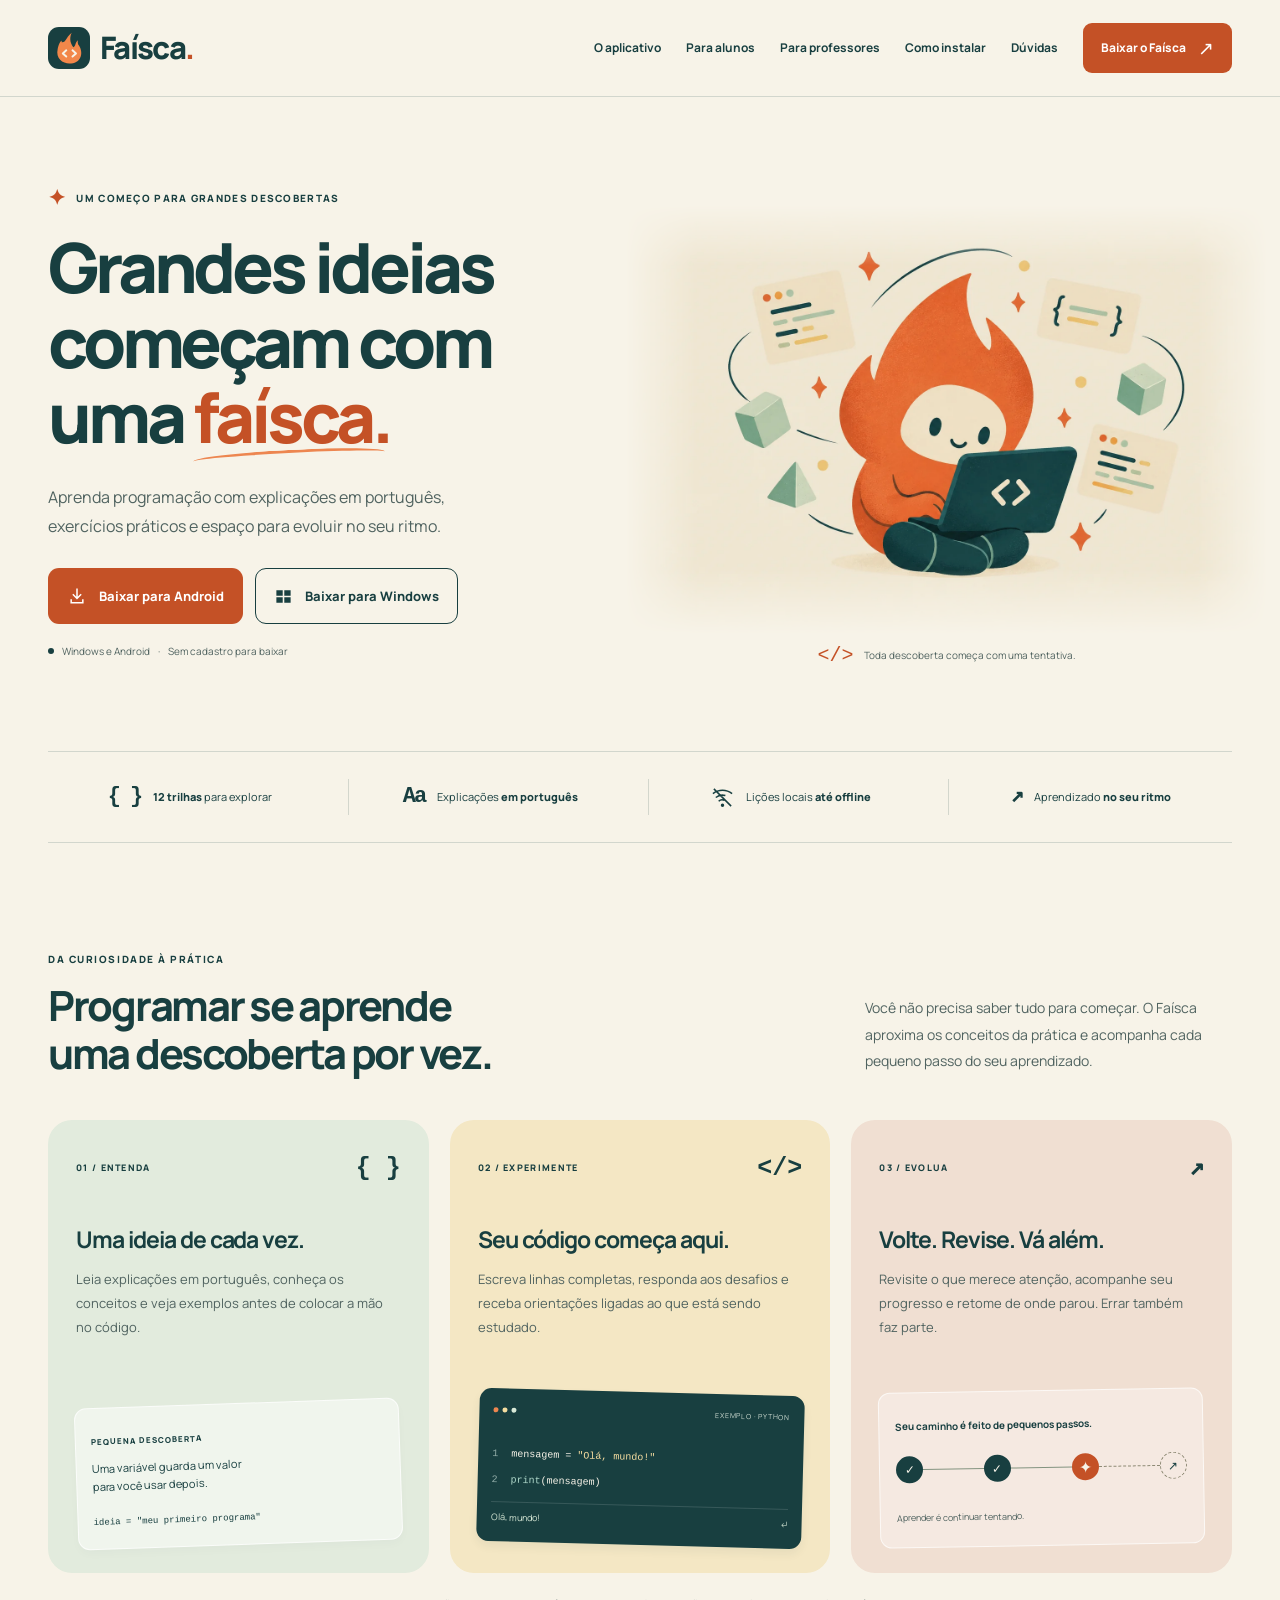
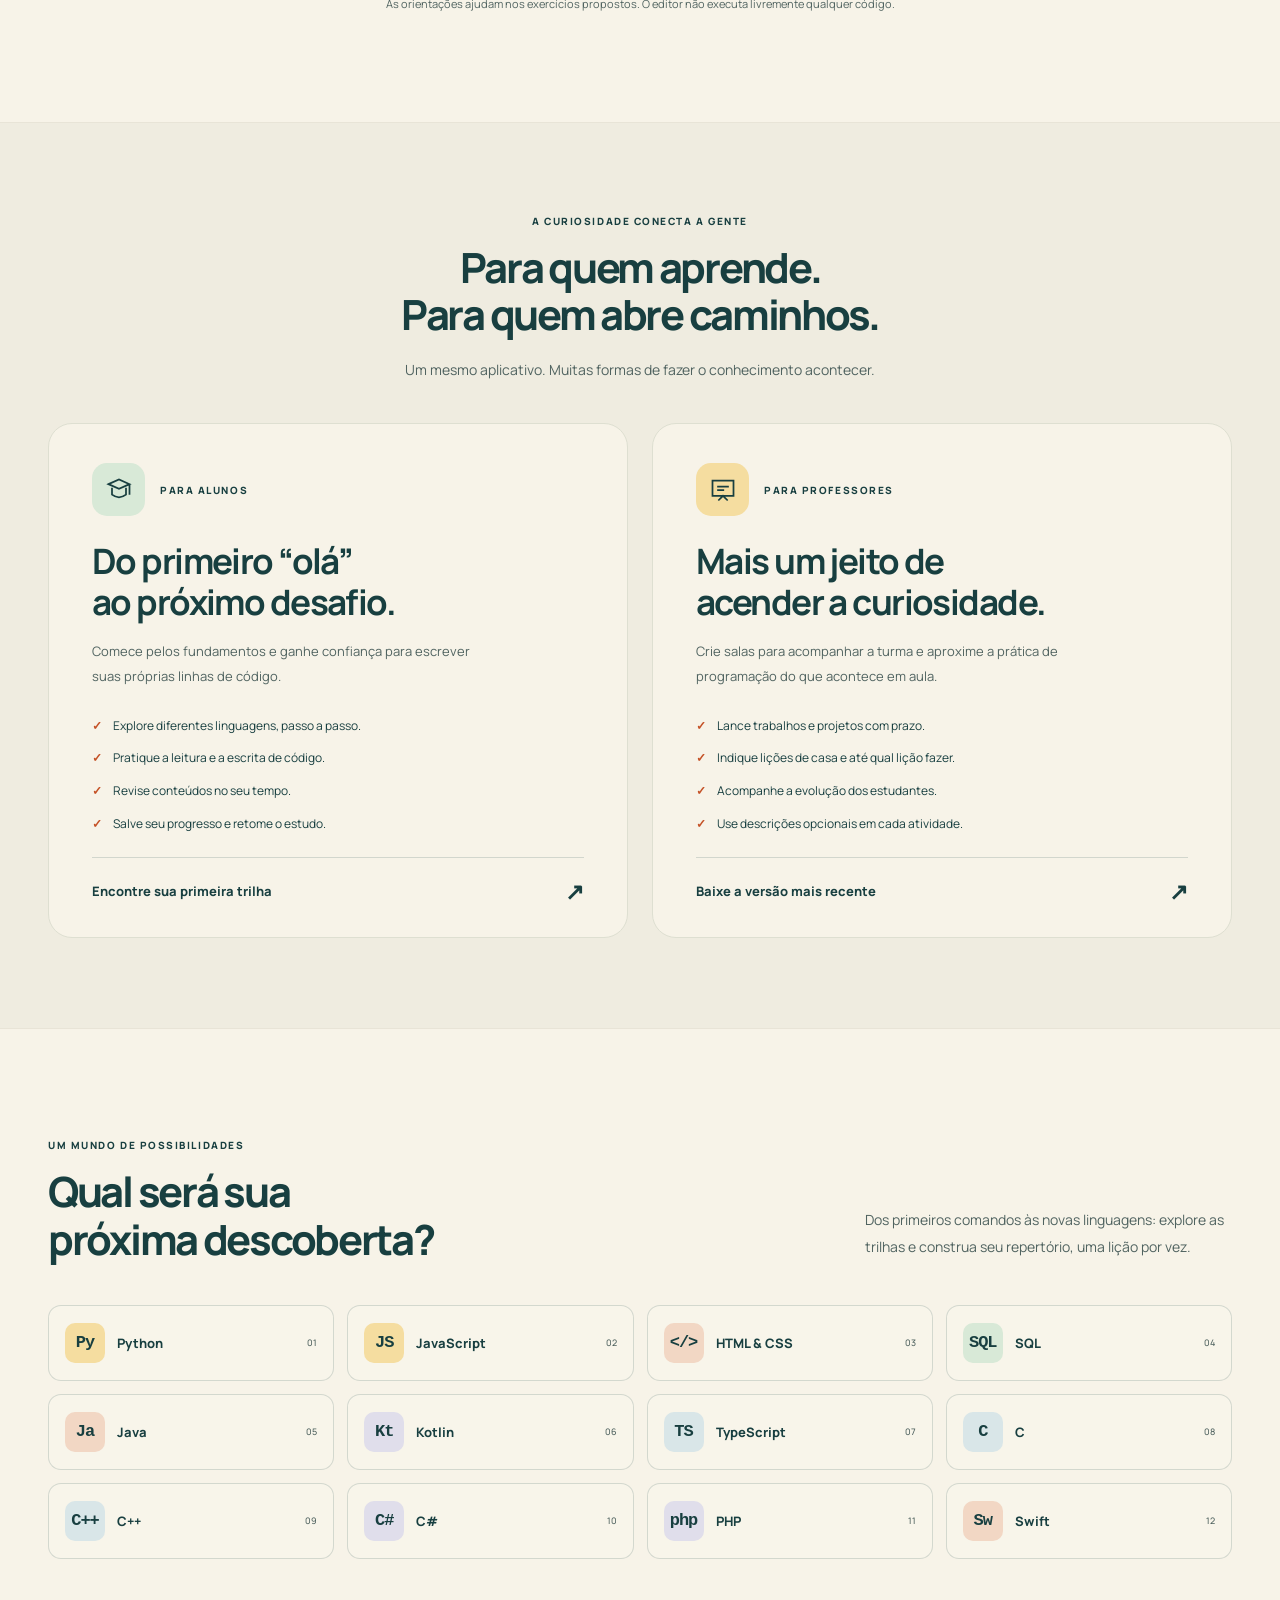
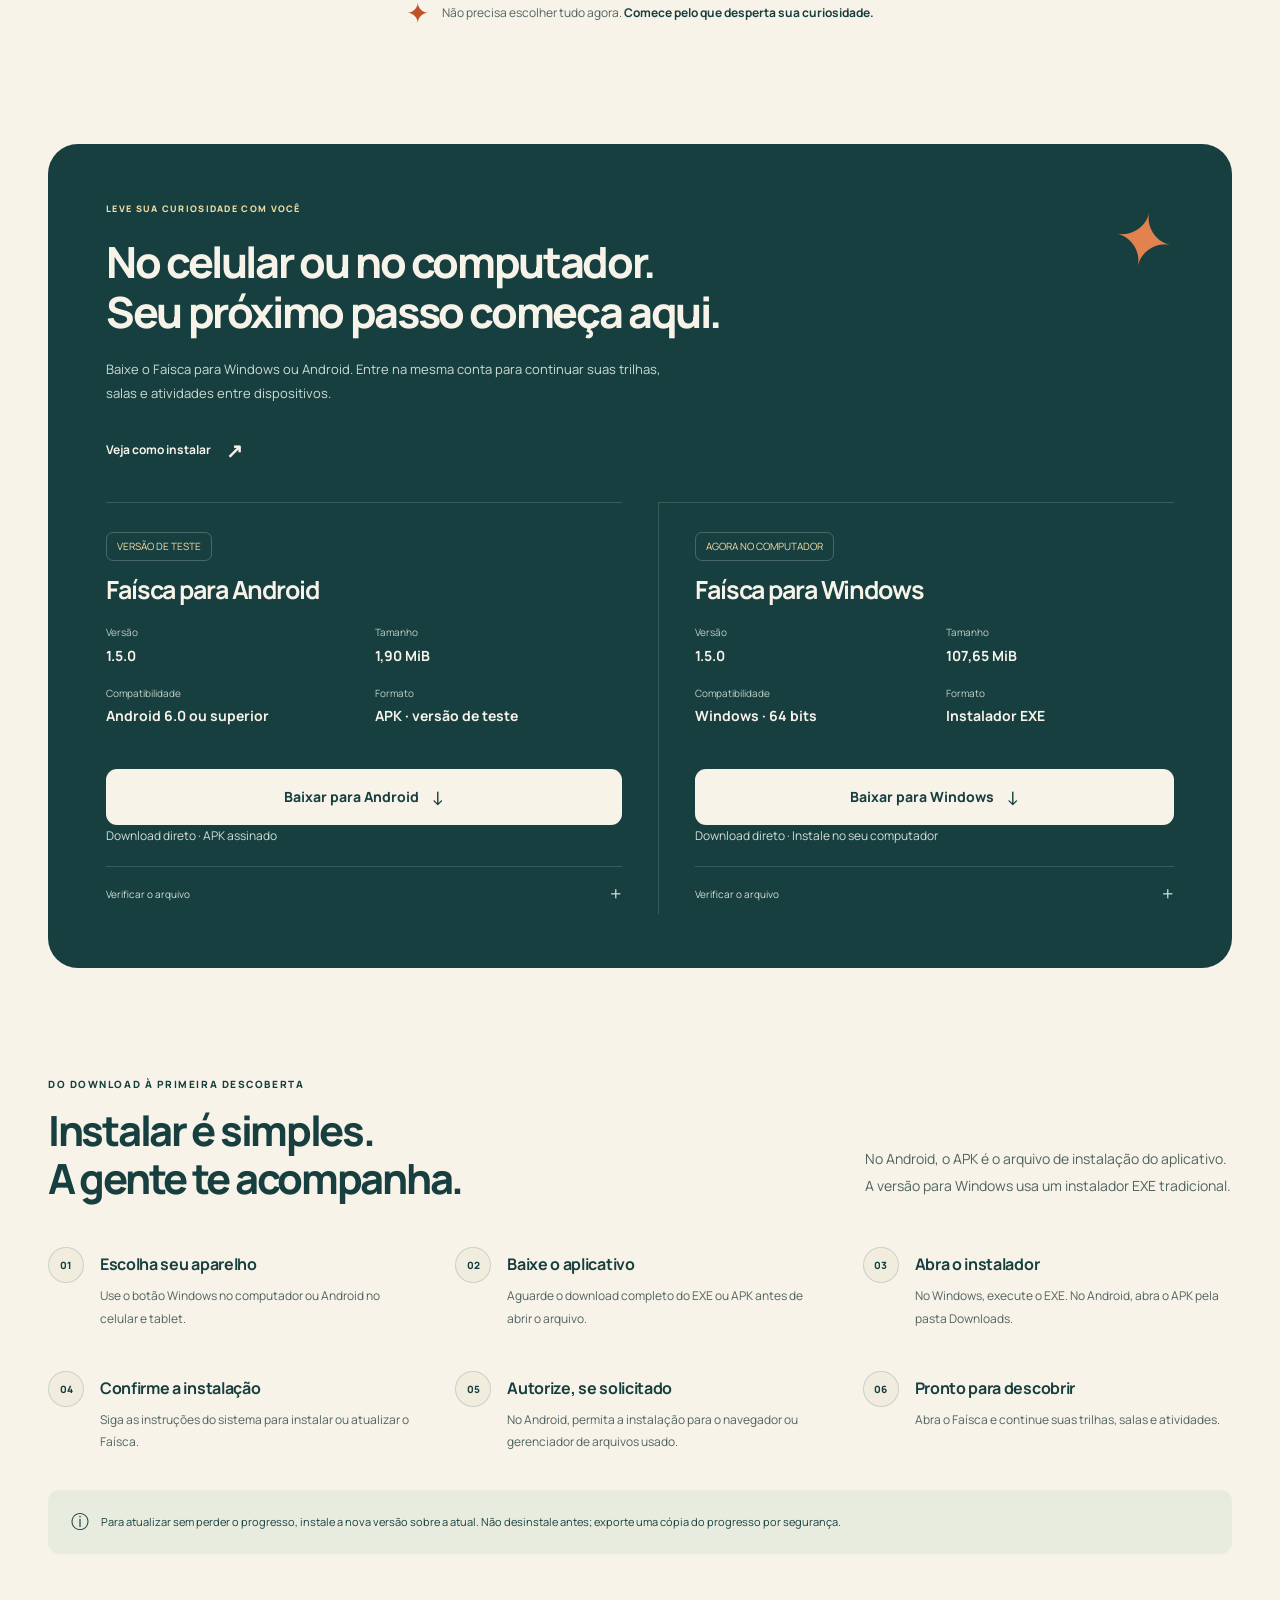
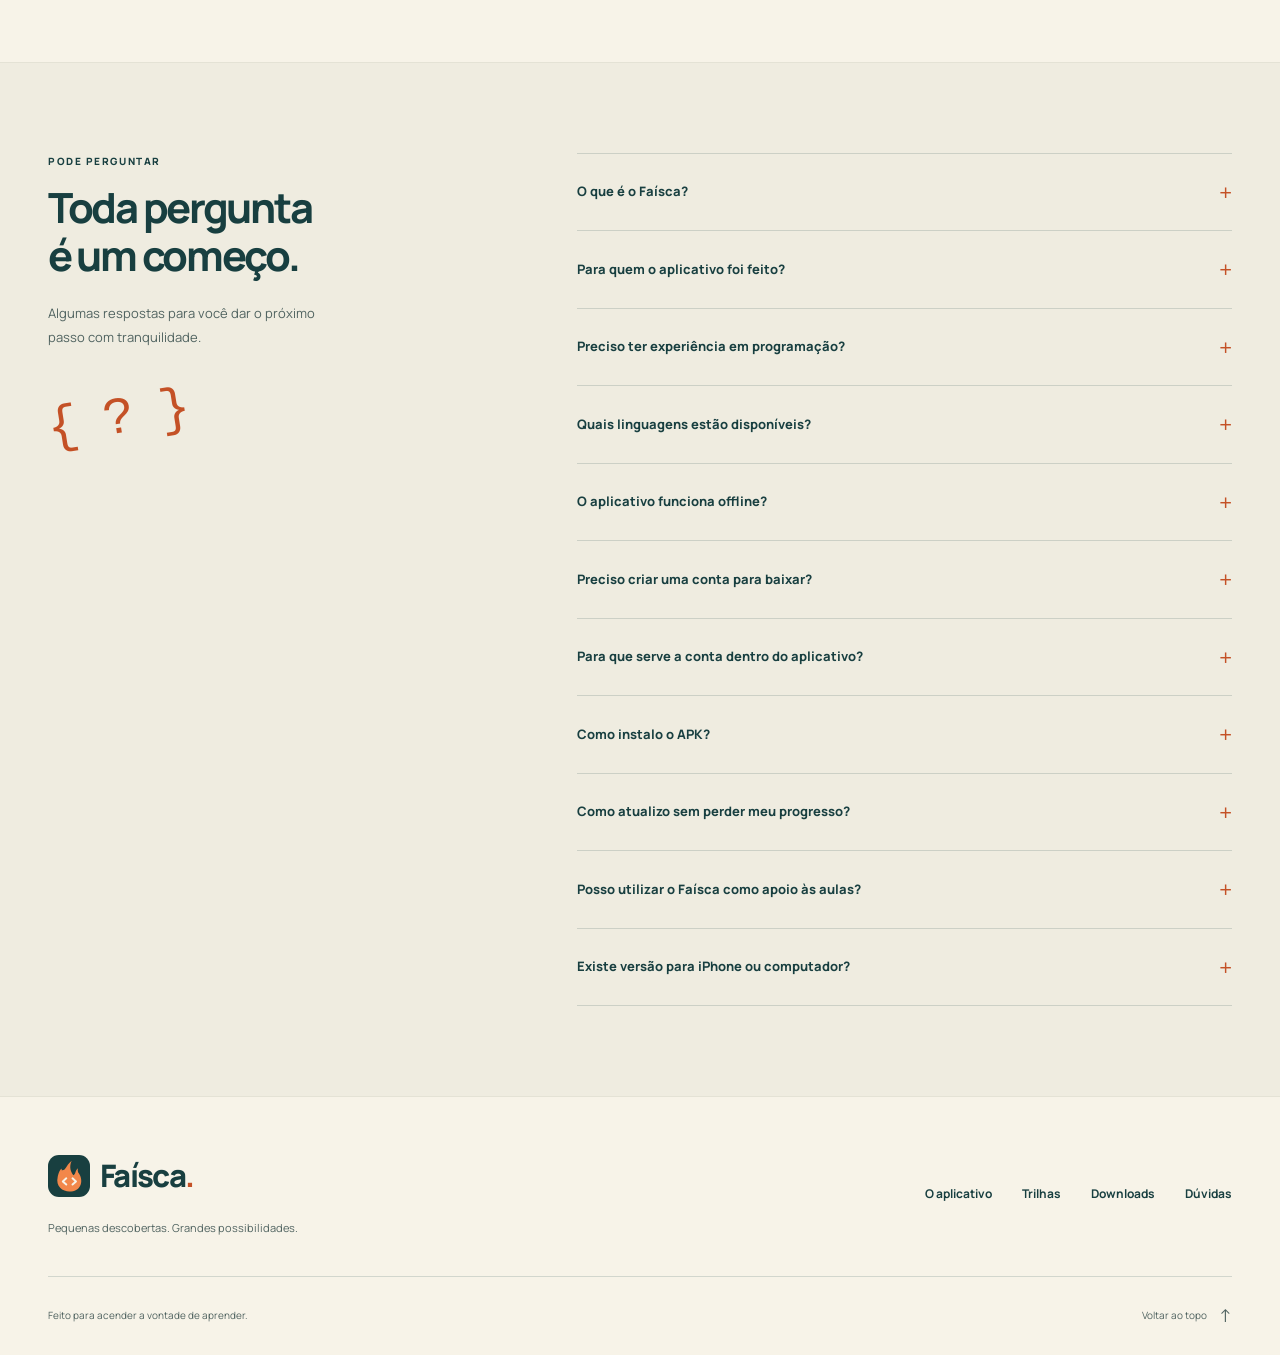
<file: index.html>
<!doctype html>
<html lang="pt-BR">
<head>
  <meta charset="utf-8">
  <meta name="viewport" content="width=device-width, initial-scale=1">
  <meta name="theme-color" content="#F7F3E8">
  <meta http-equiv="Content-Security-Policy" content="manifest-src 'none'; worker-src 'none'">
  <title>Faísca — Grandes ideias começam com uma faísca</title>
  <meta name="description" content="Aprenda programação em português com o Faísca no computador ou Android. Continue suas trilhas e sincronize o progresso entre dispositivos.">
  <meta property="og:type" content="website">
  <meta property="og:locale" content="pt_BR">
  <meta property="og:site_name" content="Faísca">
  <meta property="og:title" content="Grandes ideias começam com uma faísca.">
  <meta property="og:description" content="Seu próximo passo na programação começa aqui. Conheça o Faísca, um aplicativo para aprender, praticar e descobrir.">
  <meta name="twitter:card" content="summary_large_image">
  
  <link rel="icon" href="assets/marca.svg" type="image/svg+xml">
  <link rel="preload" href="assets/Manrope.ttf" as="font" type="font/ttf" crossorigin>
  <link rel="stylesheet" href="css/style.css">
  <script src="js/main.js" defer></script>
</head>
<body>
  <a class="skip-link" href="#conteudo">Pular para o conteúdo</a>
  <header class="site-header">
    <div class="container header-inner">
      <a class="brand" href="#inicio" aria-label="Faísca, início"><img src="assets/marca.svg" width="42" height="42" alt=""><span>Faísca<span class="brand-period">.</span></span></a>
      <button class="menu-toggle" aria-controls="navegacao" aria-expanded="false" aria-label="Abrir menu"><span></span><span></span></button>
      <nav class="nav-links" id="navegacao" aria-label="Navegação principal">
        <a href="#aplicativo">O aplicativo</a><a href="#alunos">Para alunos</a><a href="#professores">Para professores</a><a href="#instalacao">Como instalar</a><a href="#duvidas">Dúvidas</a>
        <a class="button button-small" href="#download">Baixar o Faísca <span aria-hidden="true">↗</span></a>
      </nav>
    </div>
  </header>
  <main id="conteudo">
    <section class="hero container" id="inicio" aria-labelledby="hero-title">
      <div class="hero-copy">
        <p class="eyebrow"><span class="little-spark" aria-hidden="true">✦</span> UM COMEÇO PARA GRANDES DESCOBERTAS</p>
        <h1 id="hero-title">Grandes ideias<br>começam com<br>uma <span class="spark-word">faísca.</span></h1>
        <p class="hero-description">Aprenda programação com explicações em português, exercícios práticos e espaço para evoluir no seu ritmo.</p>
        <div class="hero-actions"><a class="button" href="downloads/faisca.apk" download="faisca.apk"><svg width="20" height="20" viewBox="0 0 24 24" fill="none" stroke="currentColor" stroke-width="1.8" aria-hidden="true"><path d="M12 3v12m-5-5 5 5 5-5M5 16v4h14v-4"/></svg> Baixar para Android</a><a class="button button-outline" href="https://github.com/manu0916/faisca-site/releases/download/v1.5.0/Faisca-1.5.0-Windows.exe" data-platform="windows"><svg width="19" height="19" viewBox="0 0 24 24" fill="currentColor" aria-hidden="true"><path d="M3 4h8v7H3zm10 0h8v7h-8zM3 13h8v7H3zm10 0h8v7h-8z"/></svg> Baixar para Windows</a></div>
        <p class="platform-note"><span class="platform-dot" aria-hidden="true"></span> Windows e Android <span aria-hidden="true">·</span> Sem cadastro para baixar</p>
      </div>
      <div class="hero-art">
        <img class="mascot" src="assets/capa.webp" width="1536" height="1024" alt="Mascote do Faísca: uma chama laranja sorridente aprendendo com seu notebook, cercada por pequenos símbolos de código." fetchpriority="high">
        <div class="art-caption"><span aria-hidden="true">&lt;/&gt;</span> Toda descoberta começa com uma tentativa.</div>
      </div>
    </section>
    <div class="benefit-strip container" aria-label="Destaques do aplicativo">
      <div><span class="strip-symbol" aria-hidden="true">{ }</span><span><strong>12 trilhas</strong> para explorar</span></div>
      <div><span class="strip-symbol" aria-hidden="true">Aa</span><span>Explicações <strong>em português</strong></span></div>
      <div><svg width="23" height="23" viewBox="0 0 24 24" fill="none" stroke="currentColor" stroke-width="1.6" aria-hidden="true"><path d="m3 3 18 18M2 8a16 16 0 0 1 20 0M5 12a11 11 0 0 1 10-2m-7 6a5 5 0 0 1 6-1"/><circle cx="12" cy="20" r="1" fill="currentColor"/></svg><span>Lições locais <strong>até offline</strong></span></div>
      <div><span class="strip-symbol" aria-hidden="true">↗</span><span>Aprendizado <strong>no seu ritmo</strong></span></div>
    </div>

    <section class="section container" id="aplicativo" aria-labelledby="app-title">
      <div class="section-heading split-heading"><div><p class="eyebrow">DA CURIOSIDADE À PRÁTICA</p><h2 id="app-title">Programar se aprende<br>uma descoberta por vez.</h2></div><p>Você não precisa saber tudo para começar. O Faísca aproxima os conceitos da prática e acompanha cada pequeno passo do seu aprendizado.</p></div>
      <div class="learning-grid">
        <article class="learning-card mint-card"><div class="card-top"><span class="step-label">01 / ENTENDA</span><span class="card-icon" aria-hidden="true">{ }</span></div><h3>Uma ideia de cada vez.</h3><p>Leia explicações em português, conheça os conceitos e veja exemplos antes de colocar a mão no código.</p><div class="concept-note" aria-hidden="true"><span class="note-label">PEQUENA DESCOBERTA</span><p>Uma variável guarda um valor<br>para você usar depois.</p><code>ideia = "meu primeiro programa"</code></div></article>
        <article class="learning-card butter-card"><div class="card-top"><span class="step-label">02 / EXPERIMENTE</span><span class="card-icon" aria-hidden="true">&lt;/&gt;</span></div><h3>Seu código começa aqui.</h3><p>Escreva linhas completas, responda aos desafios e receba orientações ligadas ao que está sendo estudado.</p><div class="code-note" aria-label="Exemplo ilustrativo de código Python"><div><span class="code-dot"></span><span class="code-dot"></span><span class="code-dot"></span><span class="code-caption">EXEMPLO · PYTHON</span></div><code><span class="code-line">1</span>mensagem = <em>"Olá, mundo!"</em><br><span class="code-line">2</span><b>print</b>(mensagem)</code><span class="code-output">Olá, mundo! <span aria-hidden="true">↵</span></span></div></article>
        <article class="learning-card peach-card"><div class="card-top"><span class="step-label">03 / EVOLUA</span><span class="card-icon" aria-hidden="true">↗</span></div><h3>Volte. Revise. Vá além.</h3><p>Revisite o que merece atenção, acompanhe seu progresso e retome de onde parou. Errar também faz parte.</p><div class="progress-note" aria-hidden="true"><span>Seu caminho é feito de pequenos passos.</span><div class="progress-journey"><i>✓</i><span></span><i>✓</i><span></span><i>✦</i><span class="dotted"></span><i class="next-step">↗</i></div><small>Aprender é continuar tentando.</small></div></article>
      </div>
      <p class="section-footnote">As orientações ajudam nos exercícios propostos. O editor não executa livremente qualquer código.</p>
    </section>

    <section class="audience-section" aria-label="Faísca para quem aprende e para quem ensina">
      <div class="container"><div class="section-heading centered"><p class="eyebrow">A CURIOSIDADE CONECTA A GENTE</p><h2>Para quem aprende.<br>Para quem abre caminhos.</h2><p>Um mesmo aplicativo. Muitas formas de fazer o conhecimento acontecer.</p></div>
        <div class="audience-grid">
          <article class="audience-card student-card" id="alunos"><div class="audience-heading"><span class="audience-icon" aria-hidden="true"><svg width="28" height="28" viewBox="0 0 24 24" fill="none" stroke="currentColor" stroke-width="1.5"><path d="m3 7 9-4 9 4-9 4-9-4Zm3 3v6c4 3 8 3 12 0v-6M21 7v9"/></svg></span><span class="eyebrow">PARA ALUNOS</span></div><h3>Do primeiro “olá”<br>ao próximo desafio.</h3><p>Comece pelos fundamentos e ganhe confiança para escrever suas próprias linhas de código.</p><ul class="check-list"><li>Explore diferentes linguagens, passo a passo.</li><li>Pratique a leitura e a escrita de código.</li><li>Revise conteúdos no seu tempo.</li><li>Salve seu progresso e retome o estudo.</li></ul><a class="text-link" href="#trilhas">Encontre sua primeira trilha <span aria-hidden="true">↗</span></a></article>
          <article class="audience-card teacher-card" id="professores"><div class="audience-heading"><span class="audience-icon" aria-hidden="true"><svg width="28" height="28" viewBox="0 0 24 24" fill="none" stroke="currentColor" stroke-width="1.5"><path d="M3 4h18v13H3zM8 21l4-4 4 4M7 9h10M7 12h6"/></svg></span><span class="eyebrow">PARA PROFESSORES</span></div><h3>Mais um jeito de<br>acender a curiosidade.</h3><p>Crie salas para acompanhar a turma e aproxime a prática de programação do que acontece em aula.</p><ul class="check-list"><li>Lance trabalhos e projetos com prazo.</li><li>Indique lições de casa e até qual lição fazer.</li><li>Acompanhe a evolução dos estudantes.</li><li>Use descrições opcionais em cada atividade.</li></ul><a class="text-link" href="#download">Baixe a versão mais recente <span aria-hidden="true">↗</span></a></article>
        </div>
      </div>
    </section>

    <section class="section container trails-section" id="trilhas" aria-labelledby="trails-title"><div class="section-heading split-heading"><div><p class="eyebrow">UM MUNDO DE POSSIBILIDADES</p><h2 id="trails-title">Qual será sua<br>próxima descoberta?</h2></div><p>Dos primeiros comandos às novas linguagens: explore as trilhas e construa seu repertório, uma lição por vez.</p></div>
      <ul class="trail-grid" aria-label="Trilhas de programação"><li><span class="trail-symbol yellow">Py</span><span>Python</span><span class="trail-number">01</span></li><li><span class="trail-symbol yellow">JS</span><span>JavaScript</span><span class="trail-number">02</span></li><li><span class="trail-symbol orange">&lt;/&gt;</span><span>HTML &amp; CSS</span><span class="trail-number">03</span></li><li><span class="trail-symbol green">SQL</span><span>SQL</span><span class="trail-number">04</span></li><li><span class="trail-symbol orange">Ja</span><span>Java</span><span class="trail-number">05</span></li><li><span class="trail-symbol lilac">Kt</span><span>Kotlin</span><span class="trail-number">06</span></li><li><span class="trail-symbol blue">TS</span><span>TypeScript</span><span class="trail-number">07</span></li><li><span class="trail-symbol blue">C</span><span>C</span><span class="trail-number">08</span></li><li><span class="trail-symbol blue">C++</span><span>C++</span><span class="trail-number">09</span></li><li><span class="trail-symbol lilac">C#</span><span>C#</span><span class="trail-number">10</span></li><li><span class="trail-symbol lilac">php</span><span>PHP</span><span class="trail-number">11</span></li><li><span class="trail-symbol orange">Sw</span><span>Swift</span><span class="trail-number">12</span></li></ul>
      <div class="trail-note"><span aria-hidden="true">✦</span><p>Não precisa escolher tudo agora. <strong>Comece pelo que desperta sua curiosidade.</strong></p></div>
    </section>

    <section class="download-section container" id="download" aria-labelledby="download-title"><div class="download-panel"><div class="download-copy"><span class="download-spark" aria-hidden="true">✦</span><p class="eyebrow">LEVE SUA CURIOSIDADE COM VOCÊ</p><h2 id="download-title">No celular ou no computador.<br>Seu próximo passo começa aqui.</h2><p>Baixe o Faísca para Windows ou Android. Entre na mesma conta para continuar suas trilhas, salas e atividades entre dispositivos.</p><a class="light-link" href="#instalacao">Veja como instalar <span aria-hidden="true">↗</span></a></div><div class="download-options"><div class="download-info" id="download-android"><span class="download-status">VERSÃO DE TESTE</span><h3>Faísca para Android</h3>
<div class="release-grid"><div class="release-item"><span class="release-label">Versão</span><span class="release-value">1.5.0</span></div>
<div class="release-item"><span class="release-label">Tamanho</span><span class="release-value">1,90 MiB</span></div>
<div class="release-item"><span class="release-label">Compatibilidade</span><span class="release-value">Android 6.0 ou superior</span></div><div class="release-item"><span class="release-label">Formato</span><span class="release-value">APK · versão de teste</span></div></div>
<a class="button button-light" href="downloads/faisca.apk" download="faisca.apk">Baixar para Android <span aria-hidden="true">↓</span></a>
<p>Download direto · APK assinado</p>
<details class="technical-details"><summary>Verificar o arquivo</summary><p>Compare o SHA-256 do arquivo baixado com este código:</p><code>ad23e31c1a0fc5aa2c532ecf121e98137085ca0cc269e3badaa5387f162168af</code><p><a href="downloads/SHA256.txt" download="SHA256.txt">Baixar verificação SHA-256</a> · <a href="downloads/release.json">Dados desta versão</a></p></details></div><div class="download-info" id="download-windows"><span class="download-status">AGORA NO COMPUTADOR</span><h3>Faísca para Windows</h3>
<div class="release-grid"><div class="release-item"><span class="release-label">Versão</span><span class="release-value">1.5.0</span></div>
<div class="release-item"><span class="release-label">Tamanho</span><span class="release-value">107,65 MiB</span></div>
<div class="release-item"><span class="release-label">Compatibilidade</span><span class="release-value">Windows · 64 bits</span></div><div class="release-item"><span class="release-label">Formato</span><span class="release-value">Instalador EXE</span></div></div>
<a class="button button-light" href="https://github.com/manu0916/faisca-site/releases/download/v1.5.0/Faisca-1.5.0-Windows.exe" data-platform="windows">Baixar para Windows <span aria-hidden="true">↓</span></a>
<p>Download direto · Instale no seu computador</p>
<details class="technical-details"><summary>Verificar o arquivo</summary><p>Compare o SHA-256 do arquivo baixado com este código:</p><code>dfbe57a0f695c2121ad2392d249d52a836a3e3ef1a7df8dafc8a5e6a6d486c82</code><p><a href="downloads/SHA256-windows.txt" download="SHA256-windows.txt">Baixar verificação SHA-256</a> · <a href="downloads/windows-release.json">Dados desta versão</a></p></details></div></div></div></section>

    <section class="section container install-section" id="instalacao" aria-labelledby="install-title"><div class="section-heading split-heading"><div><p class="eyebrow">DO DOWNLOAD À PRIMEIRA DESCOBERTA</p><h2 id="install-title">Instalar é simples.<br>A gente te acompanha.</h2></div><p>No Android, o APK é o arquivo de instalação do aplicativo. A versão para Windows usa um instalador EXE tradicional.</p></div><ol class="install-grid"><li><span class="install-number">01</span><div><h3>Escolha seu aparelho</h3><p>Use o botão Windows no computador ou Android no celular e tablet.</p></div></li><li><span class="install-number">02</span><div><h3>Baixe o aplicativo</h3><p>Aguarde o download completo do EXE ou APK antes de abrir o arquivo.</p></div></li><li><span class="install-number">03</span><div><h3>Abra o instalador</h3><p>No Windows, execute o EXE. No Android, abra o APK pela pasta Downloads.</p></div></li><li><span class="install-number">04</span><div><h3>Confirme a instalação</h3><p>Siga as instruções do sistema para instalar ou atualizar o Faísca.</p></div></li><li><span class="install-number">05</span><div><h3>Autorize, se solicitado</h3><p>No Android, permita a instalação para o navegador ou gerenciador de arquivos usado.</p></div></li><li><span class="install-number">06</span><div><h3>Pronto para descobrir</h3><p>Abra o Faísca e continue suas trilhas, salas e atividades.</p></div></li></ol><p class="install-tip"><span aria-hidden="true">ⓘ</span> Para atualizar sem perder o progresso, instale a nova versão sobre a atual. Não desinstale antes; exporte uma cópia do progresso por segurança.</p></section>

    <section class="faq-section" id="duvidas" aria-labelledby="faq-title"><div class="container faq-layout"><div class="faq-intro"><p class="eyebrow">PODE PERGUNTAR</p><h2 id="faq-title">Toda pergunta<br>é um começo.</h2><p>Algumas respostas para você dar o próximo passo com tranquilidade.</p><span class="faq-doodle" aria-hidden="true">{ ? }</span></div><div class="faq-list">
      <details><summary>O que é o Faísca?</summary><div class="faq-answer"><p>É um aplicativo educativo de programação, com explicações em português, exemplos, exercícios e revisão. A proposta é aproximar o aprendizado da prática, uma descoberta de cada vez.</p></div></details>
      <details><summary>Para quem o aplicativo foi feito?</summary><div class="faq-answer"><p>Para estudantes e pessoas que querem aprender programação. Professores também podem usar as trilhas como apoio às aulas. Todos usam o mesmo aplicativo.</p></div></details>
      <details><summary>Preciso ter experiência em programação?</summary><div class="faq-answer"><p>Não. Você pode começar pelos fundamentos, ler os exemplos e praticar no seu ritmo. As orientações dos exercícios ajudam a entender o que precisa de atenção.</p></div></details>
      <details><summary>Quais linguagens estão disponíveis?</summary><div class="faq-answer"><p>As trilhas são Python, JavaScript, HTML &amp; CSS, SQL, Java, Kotlin, TypeScript, C, C++, C#, PHP e Swift. <a href="#trilhas">Veja todas as trilhas</a>.</p></div></details>
      <details><summary>O aplicativo funciona offline?</summary><div class="faq-answer"><p>As lições incluídas no aplicativo podem ser estudadas sem conexão, com o progresso salvo no aparelho. Recursos de conta e sincronização precisam de internet.</p></div></details>
      <details><summary>Preciso criar uma conta para baixar?</summary><div class="faq-answer"><p>Não. O download pelo site não exige cadastro. Dentro do aplicativo, você também pode começar a estudar sem criar uma conta.</p></div></details>
      <details><summary>Para que serve a conta dentro do aplicativo?</summary><div class="faq-answer"><p>A conta é opcional e sincroniza seu progresso entre celular, tablet e computador. A sincronização depende de conexão, do serviço de conta disponível e do aplicativo aberto. Antes de trocar de dispositivo, confira o estado “Sincronizado” e exporte também uma cópia do progresso.</p></div></details>
      <details><summary>Como instalo o APK?</summary><div class="faq-answer"><p>Baixe o arquivo no Android, espere o download terminar e abra o APK. Se o sistema pedir, autorize a instalação para a origem utilizada e conclua. <a href="#instalacao">Confira o passo a passo completo</a>.</p></div></details>
      <details><summary>Como atualizo sem perder meu progresso?</summary><div class="faq-answer"><p>Primeiro, exporte o progresso pelo perfil e guarde a cópia em um lugar seguro. Se você usa conta, confira também se a sincronização terminou. Depois, baixe a nova versão e instale sobre a atual.</p><p>A atualização precisa ser compatível, ter o mesmo identificador de aplicativo e usar a mesma chave de assinatura da versão instalada. Se houver conflito, preserve a cópia do progresso antes de qualquer reinstalação. Não desinstale o aplicativo sem esse cuidado.</p></div></details>
      <details><summary>Posso utilizar o Faísca como apoio às aulas?</summary><div class="faq-answer"><p>Sim. Professores podem criar salas, acompanhar estudantes e lançar trabalhos, projetos ou lições de casa com prazo. Nas lições de casa, também é possível indicar até qual lição a turma deve fazer e adicionar uma descrição opcional.</p></div></details>
      <details><summary>Existe versão para iPhone ou computador?</summary><div class="faq-answer"><p>O Faísca está disponível como instalador EXE para Windows e APK para Android. Escolha seu sistema na área de downloads. Ainda não há instalador para iPhone, iPad, macOS ou Linux.</p></div></details>
    </div></div></section>
  </main>
  <footer class="site-footer container"><div class="footer-main"><div><a class="brand" href="#inicio" aria-label="Faísca, voltar ao início"><img src="assets/marca.svg" width="42" height="42" alt=""><span>Faísca<span class="brand-period">.</span></span></a><p>Pequenas descobertas. Grandes possibilidades.</p></div><nav aria-label="Navegação do rodapé"><a href="#aplicativo">O aplicativo</a><a href="#trilhas">Trilhas</a><a href="#download">Downloads</a><a href="#duvidas">Dúvidas</a></nav></div><div class="footer-bottom"><span>Feito para acender a vontade de aprender.</span><a href="#inicio">Voltar ao topo <span aria-hidden="true">↑</span></a></div></footer>
</body>
</html>
</file>
<file: css/style.css>
@font-face{font-family:Manrope;src:url('../assets/Manrope.ttf') format('truetype');font-style:normal;font-weight:200 800;font-display:swap}
:root{--cream:#f7f3e8;--ink:#183f40;--orange:#c45126;--tangerine:#ed8650;--mint:#d8e9d7;--butter:#f5dda0;--line:rgba(24,63,64,.16);--muted:#506360;--radius:24px}
*,*::before,*::after{box-sizing:border-box}html{scroll-behavior:smooth;scroll-padding-top:110px}body{margin:0;background:var(--cream);color:var(--ink);font-family:Manrope,Arial,sans-serif;font-size:16px;line-height:1.65;-webkit-font-smoothing:antialiased}button,a{-webkit-tap-highlight-color:transparent}button{font:inherit}a{color:inherit;text-underline-offset:5px}button,a,summary{touch-action:manipulation}img,svg{max-width:100%}img{display:block;height:auto}h1,h2,h3,p{margin:0}h1,h2,h3{line-height:1.15;letter-spacing:-.055em}h2{font-size:clamp(32px,3.25vw,47px);font-weight:750}h3{font-size:25px;letter-spacing:-.045em}p{color:var(--muted)}::selection{background:var(--butter);color:var(--ink)}:focus-visible{outline:3px solid var(--orange);outline-offset:6px}.container{width:min(1200px,calc(100% - 96px));margin-inline:auto}.skip-link{position:fixed;top:12px;left:12px;z-index:100;background:var(--ink);color:white;padding:12px 20px;border-radius:8px;transform:translateY(-160%)}.skip-link:focus{transform:translateY(0)}.site-header{border-bottom:1px solid var(--line);background:var(--cream);position:relative;z-index:20}.header-inner{min-height:96px;display:flex;align-items:center;justify-content:space-between;gap:36px}.brand{display:inline-flex;align-items:center;gap:10px;text-decoration:none;font-size:31px;font-weight:800;letter-spacing:-1.7px;white-space:nowrap;color:var(--ink)}.brand img{width:42px;height:42px}.brand-period{color:var(--orange)}.nav-links{display:flex;align-items:center;gap:25px}.nav-links>a:not(.button){font-size:12px;font-weight:700;text-decoration:none;white-space:nowrap;padding-block:12px}.nav-links>a:not(.button):hover{color:var(--orange)}.button{display:inline-flex;align-items:center;justify-content:center;gap:12px;min-height:56px;padding:15px 24px;background:var(--orange);color:#fff;border:1px solid transparent;border-radius:11px;font-size:14px;font-weight:750;text-decoration:none;line-height:1.3;transition:background .18s,transform .18s,box-shadow .18s}.button:hover{background:#a33e1d;transform:translateY(-2px);box-shadow:0 5px 12px #183f4010}.button-small{font-size:12px;min-height:45px;padding:12px 17px;border-radius:9px}.button>span{font-size:19px;font-weight:500}.text-link{display:inline-flex;align-items:center;justify-content:center;gap:12px;min-height:48px;font-size:13px;font-weight:750;text-decoration:none}.text-link>span{font-size:23px;line-height:1}.text-link:hover{text-decoration:underline}.menu-toggle{display:none}
.hero{display:grid;grid-template-columns:1fr 1.03fr;align-items:center;min-height:654px;padding-top:64px;padding-bottom:65px;gap:0}.eyebrow{color:var(--orange);font-size:10px;font-weight:800;letter-spacing:1.55px;line-height:1.6}.hero .eyebrow{display:flex;align-items:center;gap:9px;margin-bottom:22px;letter-spacing:1.3px}.little-spark{font-size:21px;line-height:1}.hero h1{font-size:clamp(47px,5.4vw,76px);font-weight:800;line-height:1.08;letter-spacing:-4px}.spark-word{color:var(--orange);position:relative;display:inline-block}.spark-word::after{content:"";position:absolute;left:0;right:5px;bottom:-9px;border-top:3px solid var(--tangerine);border-radius:50%;height:13px;transform:rotate(-3deg)}.hero-description{max-width:445px;font-size:16px;line-height:1.8;margin-top:29px}.hero-actions{display:flex;align-items:center;gap:23px;margin-top:27px}.platform-note{display:flex;align-items:center;gap:8px;font-size:10px;margin-top:19px;color:var(--muted)}.platform-dot{width:6px;height:6px;background:var(--ink);border-radius:100%}.hero-art{position:relative;margin-right:-36px;margin-left:-6px;align-self:center;padding-top:30px}.mascot{width:100%;object-fit:contain;mix-blend-mode:multiply}.art-caption{display:flex;align-items:center;justify-content:center;gap:10px;font-size:10px;color:var(--muted);margin-top:5px}.art-caption>span{font-family:monospace;font-size:20px;color:var(--orange)}.benefit-strip{display:grid;grid-template-columns:repeat(4,1fr);border-top:1px solid var(--line);border-bottom:1px solid var(--line);padding-block:27px;gap:16px}.benefit-strip>div{display:flex;align-items:center;justify-content:center;gap:12px;font-size:11px}.benefit-strip>div+div{border-left:1px solid var(--line)}.strip-symbol{font-family:monospace;font-weight:bold;font-size:22px;letter-spacing:-2px}.benefit-strip strong{font-weight:800}.section{padding-block:108px}.section-heading{margin-bottom:42px}.section-heading .eyebrow,.faq-intro .eyebrow{margin-bottom:15px}.split-heading{display:flex;justify-content:space-between;align-items:flex-end;gap:60px}.split-heading>p{max-width:367px;font-size:14px;line-height:1.9;padding-bottom:3px}.learning-grid{display:grid;grid-template-columns:repeat(3,1fr);gap:21px}.learning-card{padding:28px;border-radius:var(--radius);overflow:hidden;display:flex;flex-direction:column}.mint-card{background:#e2ebdd}.butter-card{background:#f4e7c4}.peach-card{background:#f0dfd2}.card-top{display:flex;align-items:center;justify-content:space-between;margin-bottom:37px}.step-label{font-size:9px;letter-spacing:1.3px;font-weight:800}.card-icon{font-family:monospace;font-size:25px;font-weight:700}.learning-card h3{font-size:23px;letter-spacing:-.045em;margin-bottom:14px}.learning-card>p{font-size:13px;line-height:1.85;min-height:97px;margin-bottom:26px}.concept-note{background:#ffffff7a;border:1px solid #ffffffb0;border-radius:12px;padding:17px 15px;min-height:141px;transform:rotate(-2deg);margin-top:auto;box-shadow:0 4px 10px #183f4006}.note-label{font-size:8px;font-weight:800;letter-spacing:1px}.concept-note p{font-size:11px;line-height:1.6;color:var(--ink);margin:8px 0 10px}.concept-note code{font-family:Consolas,monospace;font-size:9px;color:var(--ink);white-space:normal}.code-note{margin-top:auto;min-height:141px;background:var(--ink);color:var(--cream);border-radius:12px;padding:16px 14px;transform:rotate(1.5deg);box-shadow:0 5px 10px #183f4010}.code-note>div{display:flex;align-items:center;gap:4px;margin-bottom:21px}.code-dot{width:5px;height:5px;border-radius:50%;background:var(--tangerine)}.code-dot:nth-child(2){background:var(--butter)}.code-dot:nth-child(3){background:var(--mint)}.code-caption{font-size:7px;letter-spacing:.8px;margin-left:auto;color:#d2dfd5}.code-note code{font-family:Consolas,monospace;font-size:10px;line-height:1.8}.code-line{color:#91aca7;margin-right:13px}.code-note em{font-style:normal;color:var(--butter)}.code-note b{font-weight:400;color:#afd8ca}.code-output{display:block;border-top:1px solid #ffffff22;margin-top:12px;padding-top:8px;color:var(--mint);font-size:9px}.code-output span{float:right}.progress-note{margin-top:auto;min-height:141px;padding:18px 16px;border:1px solid #ffffffaa;border-radius:12px;background:#ffffff55;transform:rotate(-1deg)}.progress-note>span{font-size:10px;font-weight:700}.progress-journey{display:flex;align-items:center;margin:19px 0}.progress-journey i{width:27px;height:27px;background:var(--ink);color:var(--cream);display:grid;place-items:center;border-radius:50%;font-style:normal;font-size:12px}.progress-journey i:nth-of-type(3){background:var(--orange);font-size:16px}.progress-journey i.next-step{background:transparent;border:1px dashed #8e8a75;color:var(--ink)}.progress-journey>span{height:1px;background:#849480;flex:1}.progress-journey>span.dotted{height:0;border-top:1px dashed #8e8a75;background:none}.progress-note small{font-size:9px;color:var(--muted)}.section-footnote{font-size:11px;margin-top:22px;text-align:center}
.audience-section{padding-block:90px;background:#efece0;border-block:1px solid #e8e4d7}.centered{text-align:center}.centered>p:last-child{font-size:14px;margin-top:19px}.audience-grid{display:grid;grid-template-columns:1fr 1fr;gap:24px}.audience-card{scroll-margin-top:30px;padding:39px 43px 32px;border-radius:var(--radius);border:1px solid #dedfd1;background:var(--cream);position:relative}.audience-heading{display:flex;align-items:center;gap:15px;margin-bottom:25px}.audience-heading .eyebrow{color:var(--ink)}.audience-icon{display:grid;place-items:center;width:53px;height:53px;background:var(--mint);border-radius:15px}.teacher-card .audience-icon{background:var(--butter)}.audience-card h3{font-size:35px;line-height:1.17;margin-bottom:16px}.audience-card>p{font-size:13px;max-width:385px;line-height:1.9}.check-list{padding:0;margin:27px 0 23px;list-style:none}.check-list>li{display:flex;gap:11px;font-size:12px;margin:13px 0;color:var(--ink)}.check-list>li::before{content:'✓';font-weight:800;color:var(--orange)}.audience-card .text-link{border-top:1px solid var(--line);padding-top:20px;justify-content:space-between;display:flex}
.trail-grid{list-style:none;padding:0;margin:0;display:grid;grid-template-columns:repeat(4,1fr);gap:13px}.trail-grid>li{display:flex;align-items:center;gap:12px;border:1px solid var(--line);border-radius:13px;padding:17px 16px;font-size:13px;font-weight:750;background:#fffcf52e;min-width:0}.trail-symbol{display:grid;place-items:center;flex-shrink:0;width:40px;height:40px;border-radius:10px;font-family:Consolas,monospace;letter-spacing:-1px;font-size:17px;font-weight:700}.trail-number{margin-left:auto;font-size:9px;color:var(--muted);font-weight:500}.yellow{background:var(--butter)}.orange{background:#f2d7c4}.green{background:var(--mint)}.lilac{background:#e0deeb}.blue{background:#d9e6e8}.trail-note{display:flex;align-items:center;justify-content:center;gap:13px;margin-top:30px}.trail-note>span{font-size:28px;color:var(--orange)}.trail-note p{font-size:12px}.trail-note strong{font-weight:700;color:var(--ink)}
.download-section{scroll-margin-top:36px}.download-panel{background:var(--ink);color:var(--cream);border-radius:30px;display:grid;grid-template-columns:1.05fr 1fr;gap:65px;padding:58px 58px 54px;position:relative;overflow:hidden}.download-copy{position:relative}.download-copy .eyebrow{color:var(--butter);margin-bottom:21px;font-size:9px;letter-spacing:1.3px}.download-copy h2{font-size:43px;line-height:1.16}.download-copy>p:not(.eyebrow){font-size:13px;color:#cedcd3;line-height:1.9;max-width:363px;margin-top:20px}.download-spark{position:absolute;font-size:73px;font-weight:400;color:var(--tangerine);right:0;top:-39px;transform:rotate(12deg);line-height:1;opacity:.95}.light-link{display:inline-flex;gap:15px;align-items:center;font-size:12px;margin-top:22px;color:var(--cream);font-weight:700;text-decoration:none;min-height:44px}.light-link:hover{text-decoration:underline}.light-link>span{font-size:20px}.download-info{align-self:center;min-width:0;border-left:1px solid #ffffff25;padding-left:44px}.download-info h3{font-size:25px;color:var(--cream);margin-bottom:12px}.download-info p{font-size:12px;line-height:1.8;color:#d3ded5}.download-info .eyebrow{color:var(--butter);margin-bottom:16px}.download-info .button{width:100%;margin-top:21px}.button-light{background:var(--cream);color:var(--ink)}.button-light:hover{background:var(--butter)}.button[aria-disabled=true],.button:disabled{color:#d4dfd4;background:#315556;border:1px solid #6b8380;cursor:default;box-shadow:none;transform:none}.download-status{display:inline-block;font-size:10px;color:var(--butter);border:1px solid #ffffff35;border-radius:7px;padding:5px 10px;margin-bottom:15px}.release-grid{display:grid;grid-template-columns:1fr 1fr;gap:18px 22px;margin:20px 0}.release-item{display:flex;flex-direction:column;gap:3px}.release-label{font-size:10px;color:#bed0c5}.release-value{font-size:14px;color:var(--cream);font-weight:700}.technical-details{font-size:10px;color:#d3ded5;border-top:1px solid #ffffff25;margin-top:19px;padding-top:7px}.technical-details summary{min-height:40px;cursor:pointer;display:flex;align-items:center;gap:9px}.technical-details summary::after{content:'+';margin-left:auto;font-size:20px}.technical-details[open] summary::after{content:'−'}.technical-details code,.technical-details pre{overflow-wrap:anywhere;white-space:pre-wrap;font-size:9px;color:var(--cream)}.technical-details a{display:inline-block;padding-block:10px}.technical-details :focus-visible,.download-panel a:focus-visible{outline-color:var(--butter)}
.install-grid{list-style:none;display:grid;grid-template-columns:repeat(3,1fr);gap:40px 38px;margin:45px 0 36px;padding:0}.install-grid>li{display:flex;align-items:flex-start;gap:16px}.install-number{display:grid;place-items:center;flex-shrink:0;width:36px;height:36px;border:1px solid var(--line);border-radius:50%;font-size:10px;font-weight:800;background:#f0eddf}.install-grid h3{font-size:16px;line-height:1.3;letter-spacing:-.02em;margin:7px 0 10px}.install-grid p{font-size:12px;line-height:1.9}.install-tip{display:flex;align-items:center;gap:12px;background:#e8ecdf;border-radius:11px;padding:17px 23px;font-size:11px;color:var(--ink)}.install-tip>span{font-size:18px;flex-shrink:0}
.faq-section{background:#efece0;border-block:1px solid #e4e2d5;padding-block:90px}.faq-layout{display:grid;grid-template-columns:.85fr 1.3fr;gap:100px}.faq-intro>p:not(.eyebrow){font-size:13px;line-height:1.9;max-width:270px;margin-top:21px}.faq-doodle{display:block;margin-top:38px;font-family:monospace;letter-spacing:-3px;font-size:52px;color:var(--orange);transform:rotate(-9deg);transform-origin:left}.faq-list{border-top:1px solid var(--line)}.faq-list details{border-bottom:1px solid var(--line)}.faq-list summary{list-style:none;display:flex;align-items:center;justify-content:space-between;gap:18px;padding:21px 0;cursor:pointer;font-size:13px;font-weight:750;line-height:1.5;min-height:65px}.faq-list summary::-webkit-details-marker{display:none}.faq-list summary::after{content:'+';font-size:23px;color:var(--orange);font-weight:400;flex-shrink:0}.faq-list details[open] summary::after{content:'−'}.faq-list summary:hover{color:var(--orange)}.faq-answer{padding:0 27px 23px 0}.faq-answer p{font-size:12px;line-height:1.95}.faq-answer p+p{margin-top:12px}.faq-answer a{font-weight:700;color:var(--ink)}
.site-footer{padding-top:53px}.footer-main{display:flex;justify-content:space-between;gap:40px;align-items:center;padding-bottom:38px}.footer-main>div>p{font-size:11px;margin-top:15px}.footer-main nav{display:flex;align-items:center;gap:30px}.footer-main nav a{font-size:12px;font-weight:700;text-decoration:none;min-height:44px;display:flex;align-items:center}.footer-main nav a:hover{color:var(--orange)}.footer-bottom{display:flex;justify-content:space-between;gap:25px;align-items:center;border-top:1px solid var(--line);padding-block:21px;color:var(--muted);font-size:10px}.footer-bottom>a{min-height:36px;display:flex;align-items:center;gap:12px;text-decoration:none}.footer-bottom>a>span{font-size:18px}.error-page{min-height:100svh;display:grid;place-items:center;padding:30px;text-align:center}.error-page main{max-width:700px}.error-page .brand{margin-bottom:60px}.error-page h1{font-size:clamp(36px,5vw,64px);margin:15px 0 25px}.error-page p:not(.eyebrow){max-width:450px;margin:0 auto 26px}
@media(min-width:1450px){.hero-art{margin-right:-55px}.hero{min-height:690px}}
@media(max-width:1200px){.container{width:calc(100% - 72px)}.nav-links{gap:17px}.nav-links>a:not(.button){font-size:11px}.header-inner{gap:22px}.hero h1{font-size:64px;letter-spacing:-3.6px}.hero-actions{gap:15px;flex-wrap:wrap}.hero-actions .button{font-size:13px;padding:15px 18px}.hero-art{margin-right:-20px}.learning-card{padding:24px}.learning-card h3{font-size:21px}.download-panel{padding:49px 43px;gap:37px}.download-info{padding-left:33px}.download-copy h2{font-size:39px}.faq-layout{gap:70px}}
@media(max-width:1100px){.header-inner{min-height:82px;flex-wrap:wrap;padding-block:18px}.brand{font-size:28px}.brand img{width:38px;height:38px}.nav-links{width:100%;justify-content:space-between;padding-top:10px}.js .menu-toggle{display:flex;flex-direction:column;justify-content:center;gap:6px;width:46px;height:46px;padding:12px;background:transparent;border:1px solid var(--line);border-radius:10px}.menu-toggle span{display:block;width:20px;height:1.5px;background:var(--ink);transition:transform .18s}.menu-toggle[aria-expanded=true] span:first-child{transform:translateY(3.75px) rotate(45deg)}.menu-toggle[aria-expanded=true] span:last-child{transform:translateY(-3.75px) rotate(-45deg)}.js .nav-links{display:none}.js .nav-links.is-open{display:flex}.hero{min-height:580px;padding-block:54px}.hero h1{font-size:57px;letter-spacing:-3px}.hero .eyebrow{font-size:8px}.hero-description{font-size:14px;max-width:360px}.hero-actions{gap:5px 18px}.hero-art{margin-left:-20px}.art-caption{font-size:8px}.benefit-strip>div{font-size:9px;gap:8px}.strip-symbol{font-size:19px}.section{padding-block:80px}.learning-grid{gap:14px}.learning-card{padding:20px}.learning-card h3{font-size:19px}.learning-card>p{font-size:12px;min-height:114px}.concept-note,.code-note,.progress-note{padding:13px 10px}.code-note code{font-size:8px}.concept-note code{font-size:8px}.code-line{margin-right:7px}.progress-note>span{font-size:9px}.split-heading{gap:40px}.split-heading>p{max-width:330px}.audience-card{padding:30px}.audience-card h3{font-size:31px}.trail-grid>li{padding:14px 12px;gap:9px;font-size:11px}.trail-symbol{width:35px;height:35px;font-size:15px}.download-copy h2{font-size:35px}.download-spark{font-size:58px;top:-31px}.download-panel{padding:44px 36px;gap:30px}.download-info{padding-left:27px}.install-grid{gap:28px}.install-grid>li{gap:10px}.faq-layout{gap:60px;grid-template-columns:.8fr 1.2fr}}
@media(max-width:760px){html{scroll-padding-top:25px}.container{width:calc(100% - 40px)}.header-inner{min-height:76px;padding-block:14px;gap:0}.brand{font-size:26px}.brand img{width:36px;height:36px}.nav-links,.js .nav-links.is-open{flex-direction:column;align-items:stretch;gap:0;padding-top:18px}.nav-links>a:not(.button){font-size:14px;padding:13px 5px;border-top:1px solid var(--line)}.nav-links>.button{margin-top:12px;min-height:48px}.hero{grid-template-columns:1fr;min-height:0;padding-top:40px;padding-bottom:25px}.hero .eyebrow{font-size:8px;letter-spacing:1.2px;margin-bottom:20px}.hero h1{font-size:clamp(46px,9.8vw,69px);line-height:1.09;letter-spacing:-2.7px}.hero-description{font-size:14px;max-width:480px;margin-top:25px}.hero-actions{gap:12px 20px;margin-top:22px}.hero-actions .button{min-height:54px;font-size:13px;padding:16px 19px}.hero-actions .text-link{font-size:12px}.platform-note{font-size:9px;margin-top:15px;gap:6px}.hero-art{margin:10px -10px 0;padding-top:0;max-width:650px}.art-caption{font-size:9px;margin-top:-10px}.benefit-strip{grid-template-columns:1fr 1fr;gap:22px 10px;padding-block:24px}.benefit-strip>div{font-size:9px;justify-content:flex-start;gap:9px}.benefit-strip>div+div{border-left:none}.benefit-strip>div:nth-child(even){padding-left:9px;border-left:1px solid var(--line)}.benefit-strip svg{width:20px}.section{padding-block:65px}.section-heading{margin-bottom:29px}.split-heading{display:block}.split-heading>p{max-width:520px;font-size:13px;margin-top:21px}.eyebrow{font-size:9px;letter-spacing:1.4px}h2{font-size:35px;letter-spacing:-1.5px}.learning-grid{grid-template-columns:1fr;gap:18px}.learning-card{padding:28px}.card-top{margin-bottom:23px}.learning-card h3{font-size:25px}.learning-card>p{font-size:13px;min-height:0;max-width:430px;margin-bottom:25px}.concept-note,.code-note,.progress-note{padding:19px;min-height:150px;width:100%;max-width:430px;align-self:center}.concept-note p{font-size:12px}.concept-note code,.code-note code{font-size:12px}.code-line{margin-right:16px}.code-caption{font-size:8px}.progress-note>span{font-size:11px}.progress-note small{font-size:10px}.progress-journey{margin-block:22px}.progress-journey i{width:31px;height:31px}.section-footnote{text-align:left;line-height:1.8;font-size:10px}.audience-section{padding-block:60px}.centered{text-align:left}.centered>p:last-child{font-size:13px}.audience-grid{grid-template-columns:1fr;gap:18px}.audience-card{padding:28px}.audience-card h3{font-size:31px}.check-list>li{font-size:12px}.audience-card .text-link{font-size:12px;line-height:1.5}.trail-grid{grid-template-columns:repeat(2,1fr);gap:10px}.trail-grid>li{font-size:11px;padding:13px 10px;gap:8px}.trail-symbol{width:33px;height:33px;font-size:14px}.trail-number{font-size:8px}.trail-note{align-items:flex-start;justify-content:flex-start;margin-top:22px;gap:10px}.trail-note p{font-size:11px;max-width:290px}.trail-note strong{display:block}.download-section.container{width:calc(100% - 28px)}.download-panel{grid-template-columns:1fr;padding:38px 27px 32px;gap:29px;border-radius:23px}.download-copy h2{font-size:35px}.download-copy .eyebrow{font-size:8px;max-width:220px;margin-bottom:20px}.download-copy>p:not(.eyebrow){font-size:13px;max-width:none}.download-spark{font-size:52px;top:-8px;right:-7px}.download-info{border-left:0;border-top:1px solid #ffffff25;padding:27px 0 0}.download-copy .light-link{margin-top:12px}.release-grid{grid-template-columns:1fr 1fr}.install-grid{grid-template-columns:1fr;gap:25px;margin-top:30px}.install-grid>li{gap:17px}.install-number{width:39px;height:39px}.install-grid h3{font-size:17px;margin-top:8px;margin-bottom:6px}.install-grid p{font-size:13px;max-width:500px}.install-tip{align-items:flex-start;font-size:10px;padding:17px}.faq-section{padding-block:60px}.faq-layout{grid-template-columns:1fr;gap:31px}.faq-intro>p:not(.eyebrow){font-size:13px;max-width:350px}.faq-doodle{display:none}.faq-list summary{font-size:12px;padding-block:19px;min-height:63px}.faq-answer p{font-size:12px}.site-footer{padding-top:38px}.footer-main{display:block;padding-bottom:23px}.footer-main nav{gap:21px;flex-wrap:wrap;margin-top:22px}.footer-main nav a{font-size:11px}.footer-bottom{align-items:flex-start;font-size:9px;gap:10px}.footer-bottom>a{white-space:nowrap;min-height:22px}.footer-bottom>span{max-width:180px}.error-page .brand{margin-bottom:40px}}
@media(max-width:370px){.container{width:calc(100% - 32px)}.hero h1{font-size:44px}.hero .eyebrow{font-size:7px}.hero-actions{gap:7px 13px}.hero-actions .button{font-size:12px;padding-inline:15px}.hero-actions .text-link{font-size:11px}.platform-note{font-size:8px}.trail-grid>li{gap:6px;font-size:10px}.trail-symbol{width:30px;height:30px}.trail-number{display:none}.learning-card,.audience-card{padding:24px}.download-copy h2{font-size:31px}.download-panel{padding-inline:23px}.benefit-strip>div{font-size:8px}.code-note code{font-size:10px}}
.hero-actions{flex-wrap:wrap;gap:12px}.hero-actions .button{font-size:13px;padding-inline:18px}.button-outline{background:transparent;color:var(--ink);border:1px solid var(--ink)}.button-outline:hover{background:var(--mint);color:var(--ink)}
.download-panel{grid-template-columns:1fr;gap:30px}.download-copy>p:not(.eyebrow){max-width:560px}.download-spark{top:0}.download-options{display:grid;grid-template-columns:1fr 1fr;gap:36px}.download-info{align-self:stretch;border-left:0;border-top:1px solid #ffffff25;padding:28px 0 0}.download-info+ .download-info{border-left:1px solid #ffffff25;padding-left:36px}.install-platform-title{font-size:24px;margin-top:35px}.install-platform-title+.install-grid{margin-top:26px}.install-grid h4{font-size:16px;line-height:1.3;letter-spacing:-.02em;margin:7px 0 10px}
@media(max-width:760px){.download-options{grid-template-columns:1fr;gap:28px}.download-info+ .download-info{border-left:0;padding-left:0}.download-copy h2{padding-right:22px}.download-spark{top:-8px}.install-grid h4{font-size:17px;margin-top:8px;margin-bottom:6px}.platform-note{flex-wrap:wrap}}
.eyebrow{color:var(--ink)}
.little-spark{color:var(--orange)}
.mascot{mask-image:linear-gradient(to right,transparent,#000 11%,#000 89%,transparent),linear-gradient(to bottom,transparent,#000 14%,#000 85%,transparent);mask-composite:intersect}
@media(max-width:760px){.hero .eyebrow{font-size:9px;letter-spacing:.7px}.learning-card>p,.audience-card>p,.install-grid p,.faq-answer p,.download-copy>p:not(.eyebrow){font-size:14px}.faq-list summary{font-size:14px}.check-list>li{font-size:13px}.split-heading>p{font-size:14px}}
@media(prefers-reduced-motion:reduce){html{scroll-behavior:auto}*,*::before,*::after{animation-duration:.01ms!important;animation-iteration-count:1!important;transition-duration:.01ms!important}}
</file>
